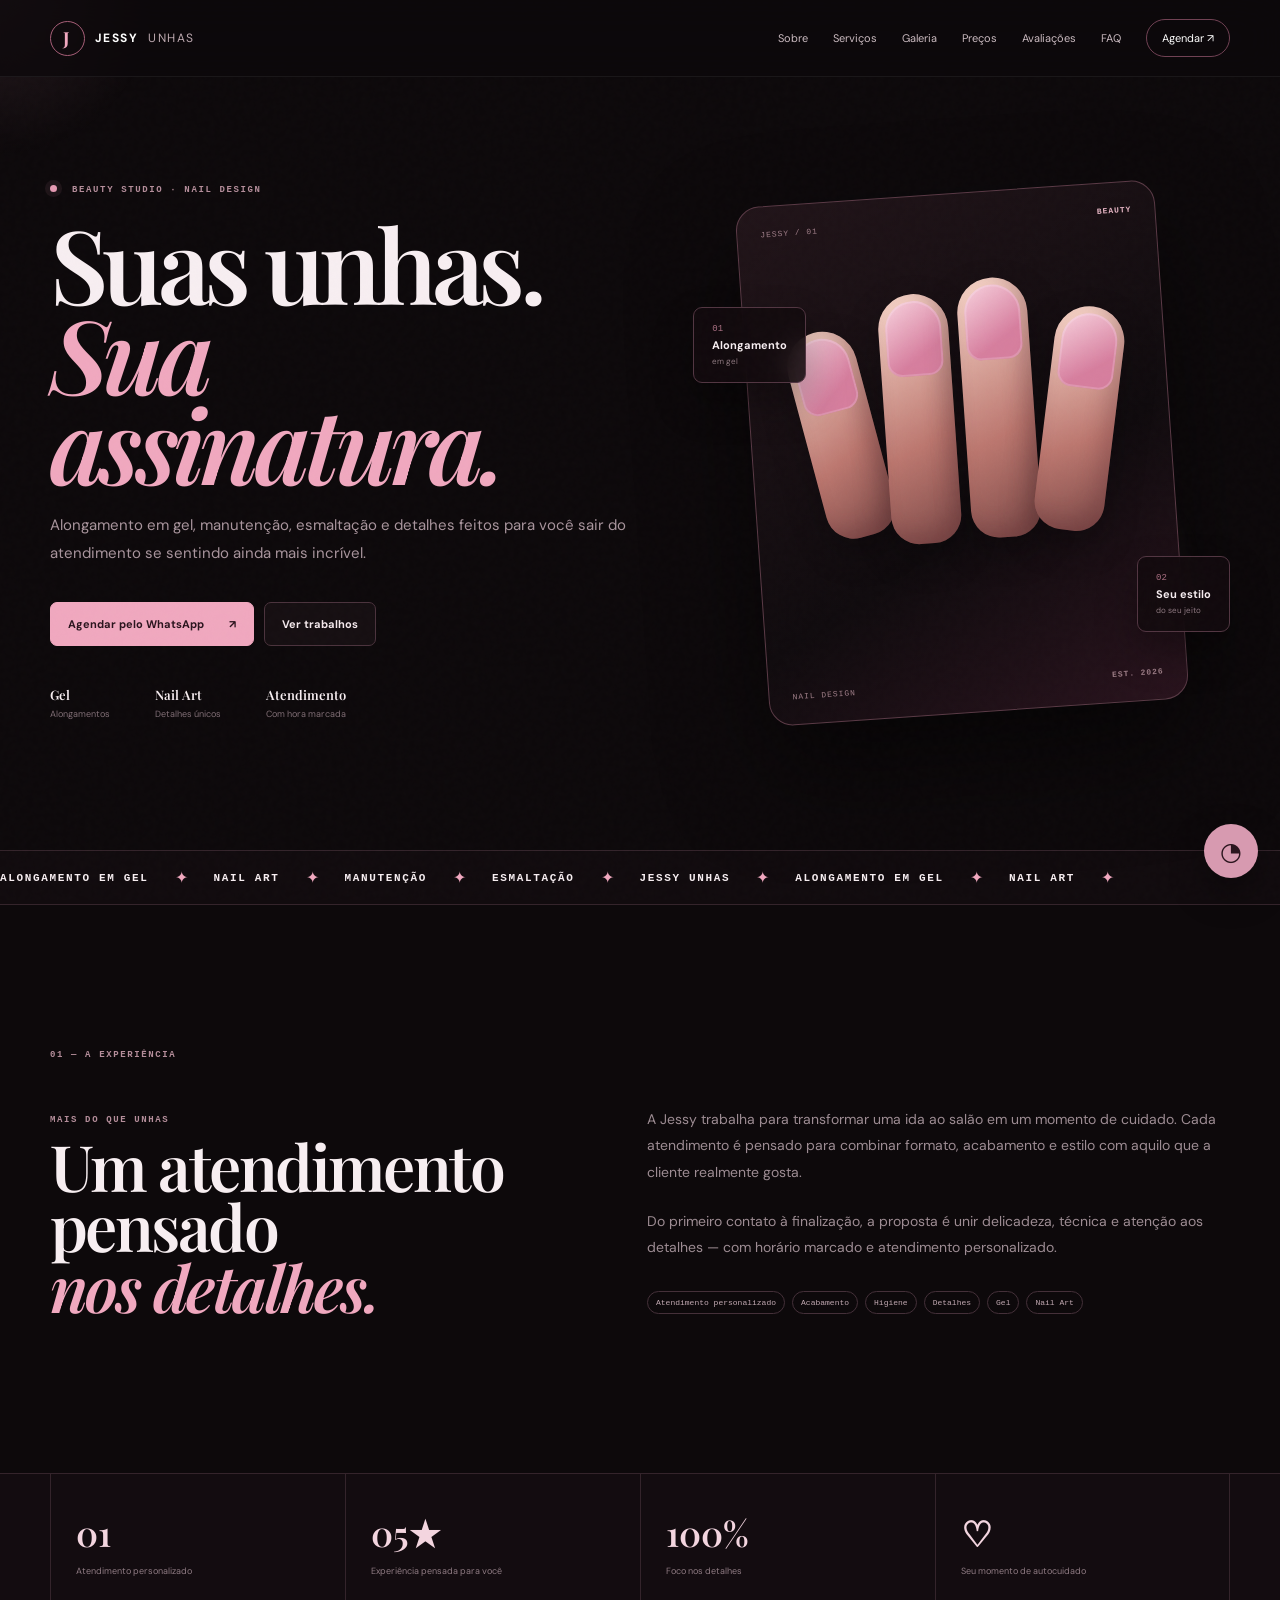
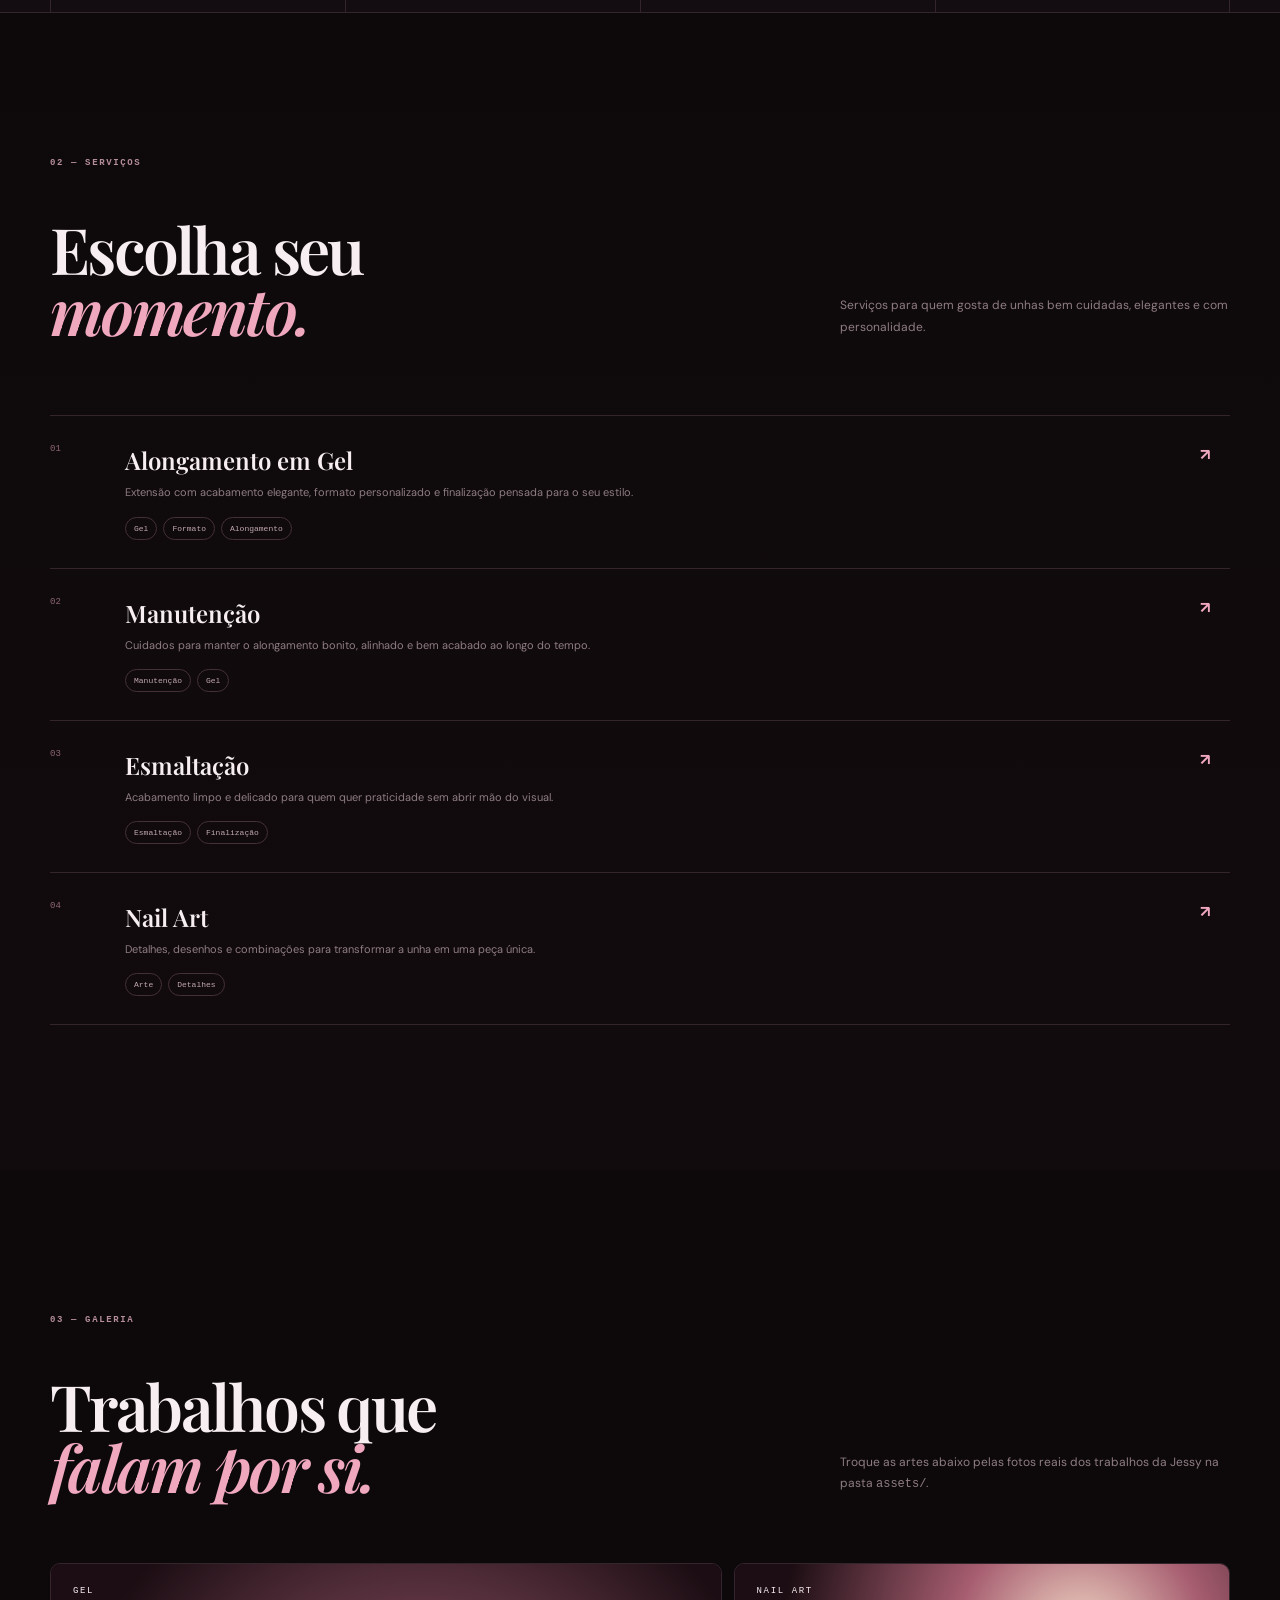
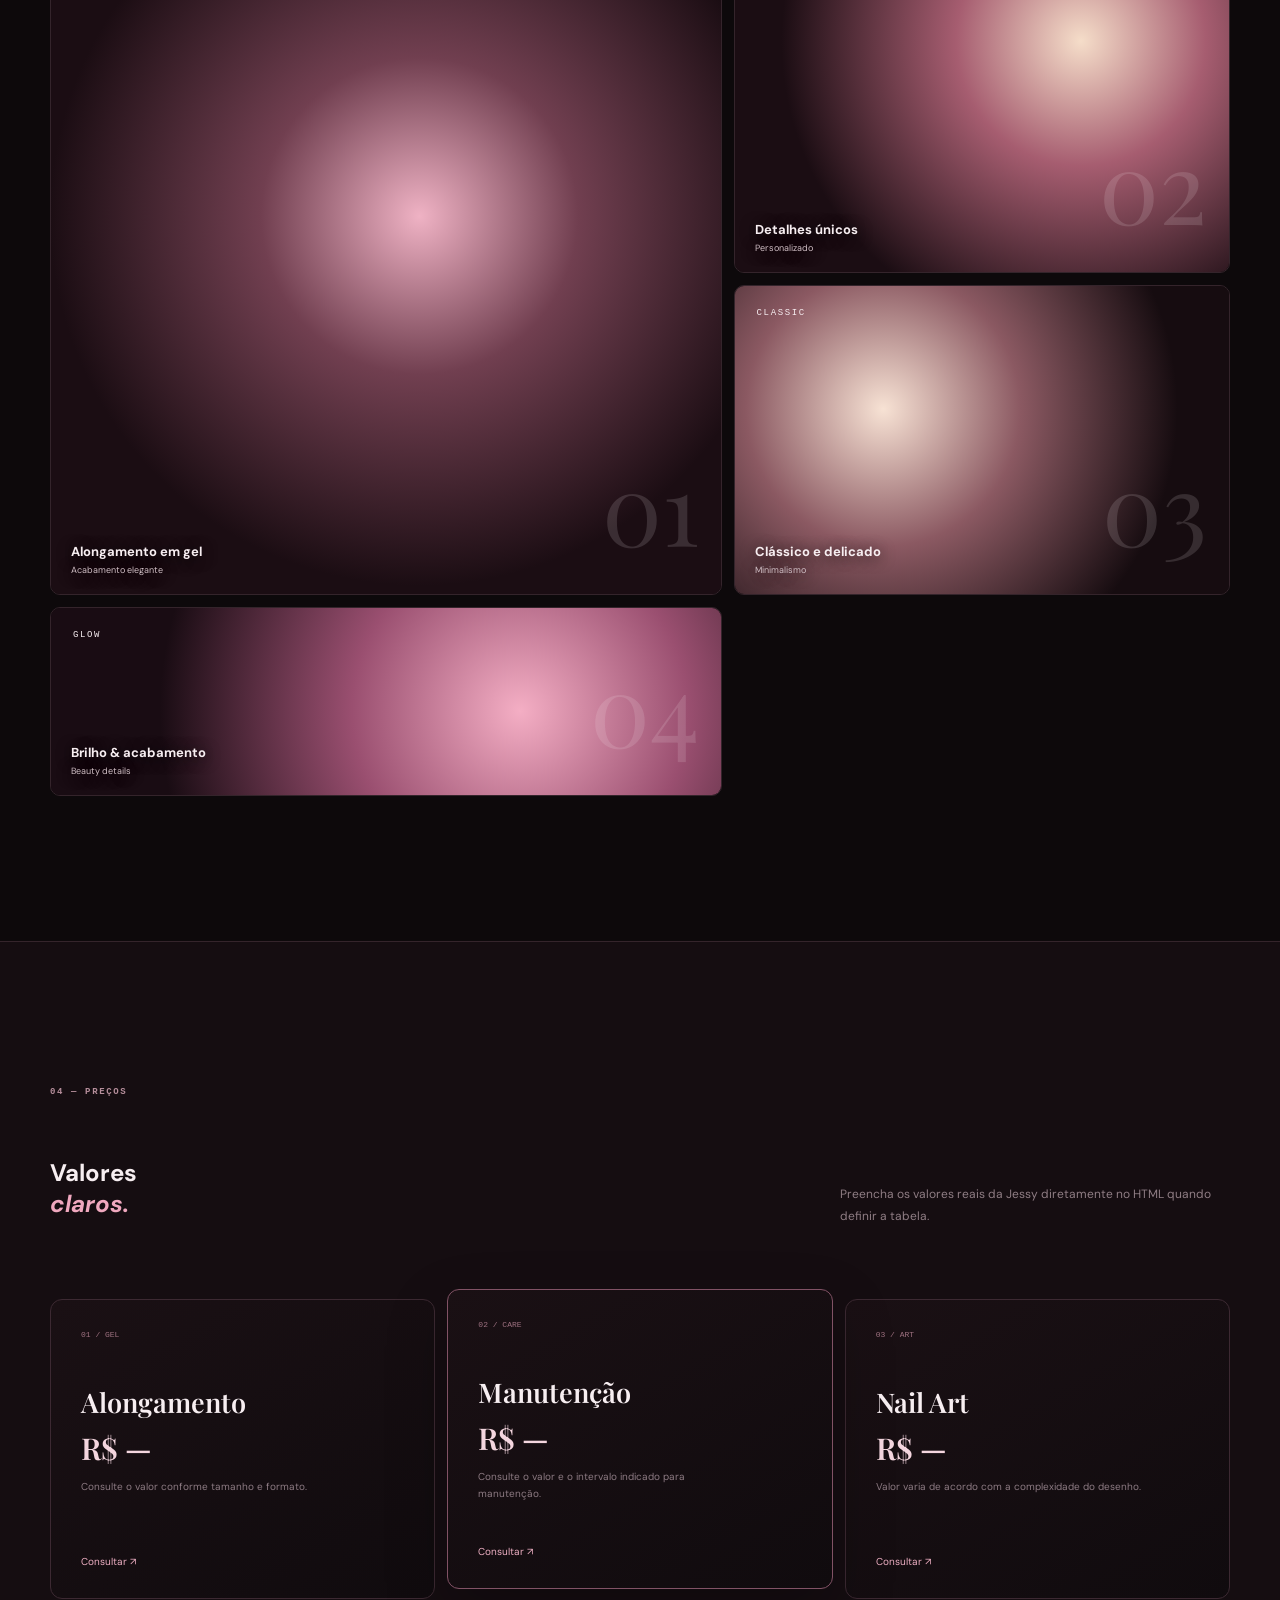
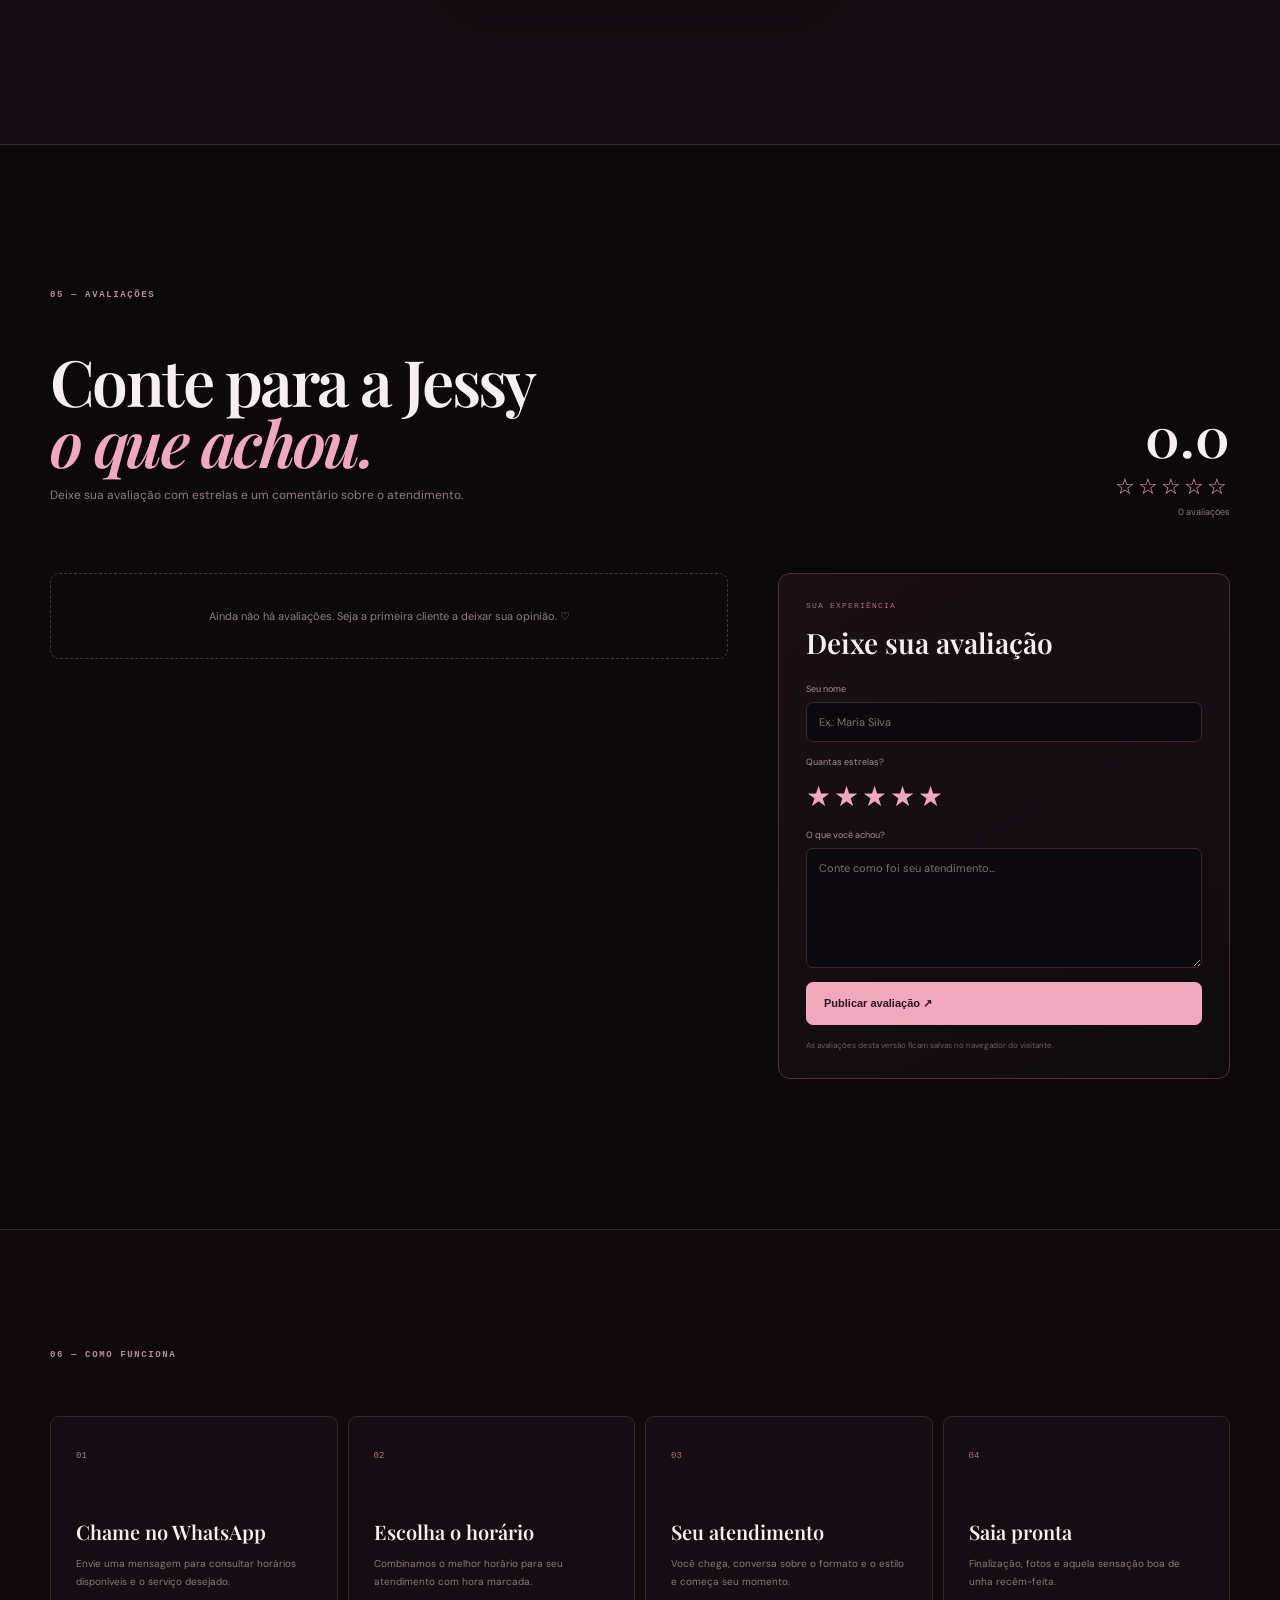
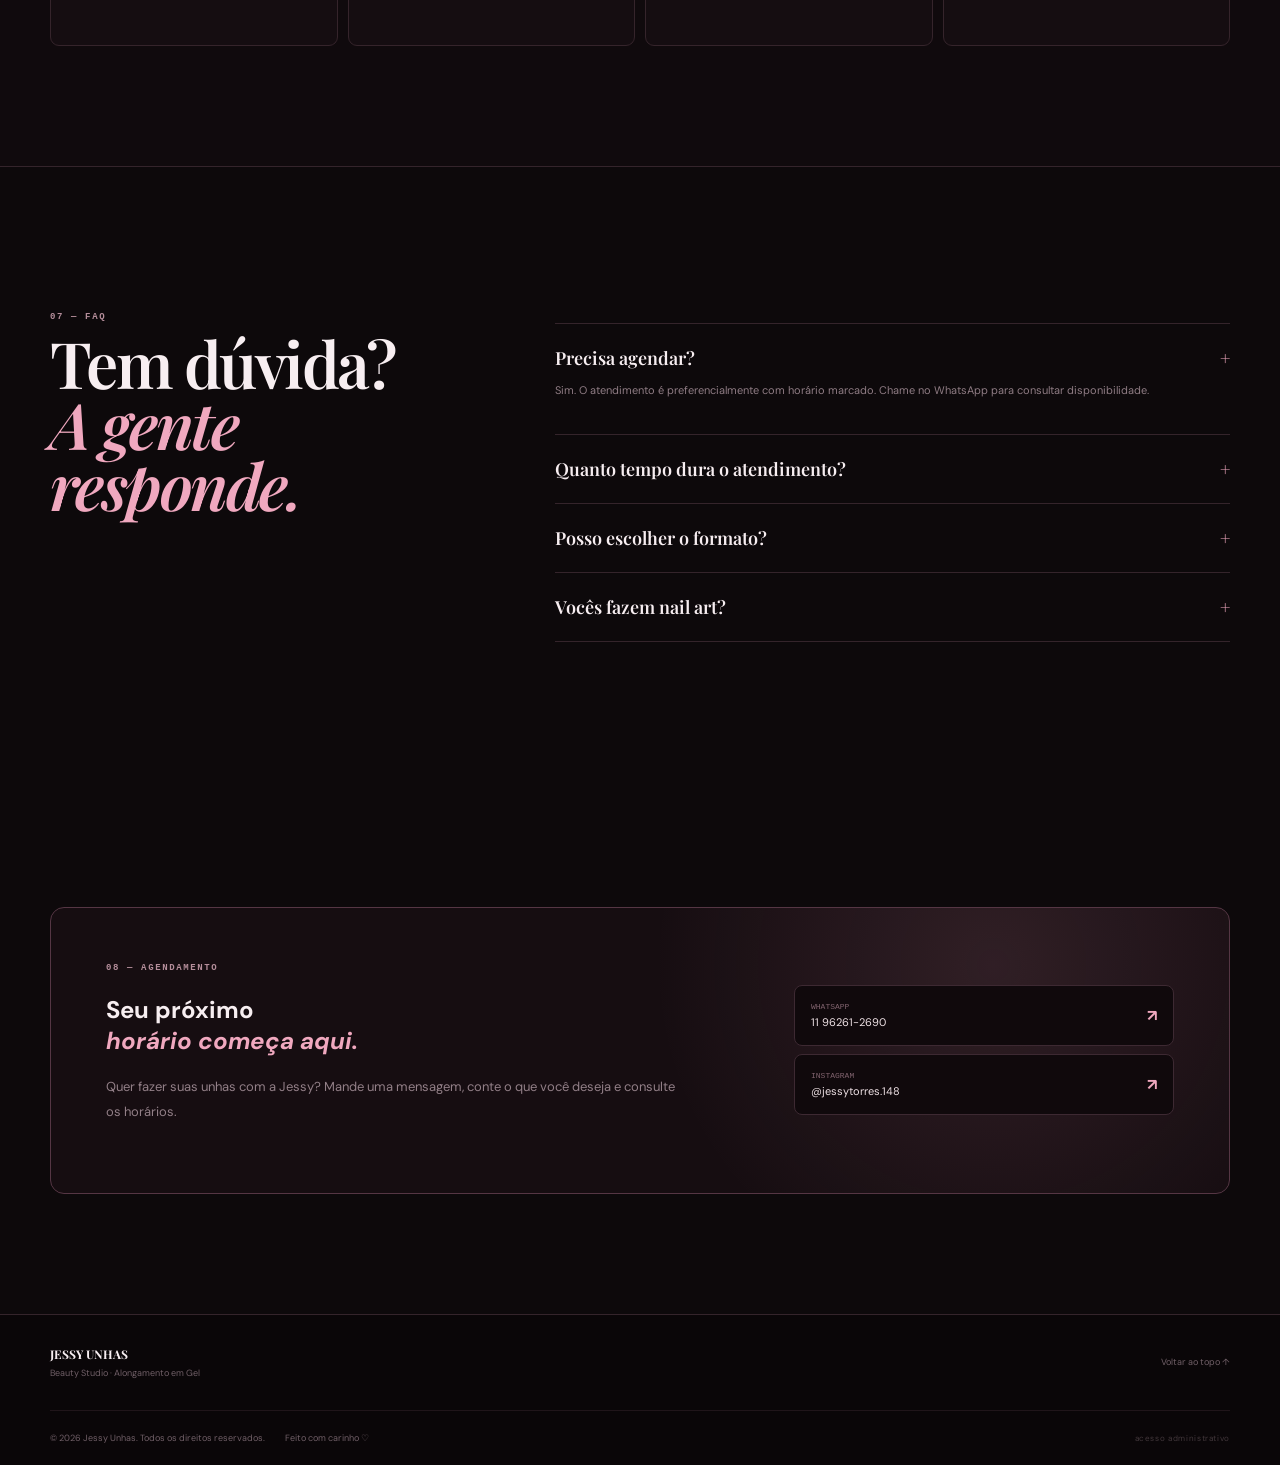
<file: index.html>
<!DOCTYPE html>
<html lang="pt-BR">
<head>
<meta charset="UTF-8"><meta name="viewport" content="width=device-width,initial-scale=1.0">
<meta name="description" content="Jessy Unhas — alongamento em gel, manutenção, esmaltação e nail art.">
<meta property="og:title" content="Jessy Unhas — Beauty Studio"><meta property="og:description" content="Unhas que combinam com você.">
<title>Jessy Unhas — Beauty Studio</title>
<link rel="preconnect" href="https://fonts.googleapis.com"><link rel="preconnect" href="https://fonts.gstatic.com" crossorigin>
<link href="https://fonts.googleapis.com/css2?family=DM+Sans:wght@400;500;600;700&family=Playfair+Display:wght@500;600;700&display=swap" rel="stylesheet">
<link rel="stylesheet" href="styles.css">
</head>
<body>
<div class="noise"></div><div class="cursor-glow"></div>
<header class="header"><nav class="nav container"><a class="brand" href="#inicio"><span class="brand-mark">J</span><span>JESSY</span><b>UNHAS</b></a><button class="menu-btn" aria-label="Abrir menu">☰</button><div class="nav-links"><a href="#sobre">Sobre</a><a href="#servicos">Serviços</a><a href="#galeria">Galeria</a><a href="#precos">Preços</a><a href="#avaliacoes">Avaliações</a><a href="#faq">FAQ</a><a class="nav-cta" href="https://wa.me/5511962612690?text=Ol%C3%A1%20Jessy!%20Quero%20agendar%20um%20hor%C3%A1rio." target="_blank">Agendar ↗</a></div></nav></header>
<main>
<section id="inicio" class="hero container"><div class="hero-copy reveal"><div class="eyebrow"><span class="pulse"></span> BEAUTY STUDIO · NAIL DESIGN</div><h1>Suas unhas.<br><em>Sua assinatura.</em></h1><p>Alongamento em gel, manutenção, esmaltação e detalhes feitos para você sair do atendimento se sentindo ainda mais incrível.</p><div class="hero-actions"><a class="btn primary" href="https://wa.me/5511962612690?text=Ol%C3%A1%20Jessy!%20Quero%20agendar%20um%20hor%C3%A1rio." target="_blank">Agendar pelo WhatsApp <span>↗</span></a><a class="btn secondary" href="#galeria">Ver trabalhos</a></div><div class="hero-meta"><div><strong>Gel</strong><span>Alongamentos</span></div><div><strong>Nail Art</strong><span>Detalhes únicos</span></div><div><strong>Atendimento</strong><span>Com hora marcada</span></div></div></div><div class="hero-visual reveal delay-1"><div class="blob blob-a"></div><div class="blob blob-b"></div><div class="nail-card"><div class="nail-card-top"><span>JESSY / 01</span><b>BEAUTY</b></div><div class="nail-art"><div class="finger f1"></div><div class="finger f2"></div><div class="finger f3"></div><div class="finger f4"></div></div><div class="nail-card-bottom"><span>NAIL DESIGN</span><b>EST. 2026</b></div></div><div class="floating-card fc-one"><span>01</span><b>Alongamento</b><small>em gel</small></div><div class="floating-card fc-two"><span>02</span><b>Seu estilo</b><small>do seu jeito</small></div></div></section>
<section class="ticker"><div class="ticker-track"><span>ALONGAMENTO EM GEL</span><i>✦</i><span>NAIL ART</span><i>✦</i><span>MANUTENÇÃO</span><i>✦</i><span>ESMALTAÇÃO</span><i>✦</i><span>JESSY UNHAS</span><i>✦</i><span>ALONGAMENTO EM GEL</span><i>✦</i><span>NAIL ART</span><i>✦</i></div></section>
<section id="sobre" class="section container"><div class="section-label">01 — A EXPERIÊNCIA</div><div class="about-grid"><div><p class="mini-label">MAIS DO QUE UNHAS</p><h2>Um atendimento pensado<br><em>nos detalhes.</em></h2></div><div class="about-copy"><p>A Jessy trabalha para transformar uma ida ao salão em um momento de cuidado. Cada atendimento é pensado para combinar formato, acabamento e estilo com aquilo que a cliente realmente gosta.</p><p>Do primeiro contato à finalização, a proposta é unir delicadeza, técnica e atenção aos detalhes — com horário marcado e atendimento personalizado.</p><div class="chips"><span>Atendimento personalizado</span><span>Acabamento</span><span>Higiene</span><span>Detalhes</span><span>Gel</span><span>Nail Art</span></div></div></div></section>
<section class="numbers-section"><div class="container numbers-grid"><div><strong>01</strong><span>Atendimento personalizado</span></div><div><strong>05★</strong><span>Experiência pensada para você</span></div><div><strong>100%</strong><span>Foco nos detalhes</span></div><div><strong>♡</strong><span>Seu momento de autocuidado</span></div></div></section>
<section id="servicos" class="section services-section"><div class="container"><div class="section-label">02 — SERVIÇOS</div><div class="section-head"><div><h2>Escolha seu<br><em>momento.</em></h2></div><p>Serviços para quem gosta de unhas bem cuidadas, elegantes e com personalidade.</p></div><div class="service-list"><article class="service"><b>01</b><div><h3>Alongamento em Gel</h3><p>Extensão com acabamento elegante, formato personalizado e finalização pensada para o seu estilo.</p><div class="tags"><span>Gel</span><span>Formato</span><span>Alongamento</span></div></div><strong>↗</strong></article><article class="service"><b>02</b><div><h3>Manutenção</h3><p>Cuidados para manter o alongamento bonito, alinhado e bem acabado ao longo do tempo.</p><div class="tags"><span>Manutenção</span><span>Gel</span></div></div><strong>↗</strong></article><article class="service"><b>03</b><div><h3>Esmaltação</h3><p>Acabamento limpo e delicado para quem quer praticidade sem abrir mão do visual.</p><div class="tags"><span>Esmaltação</span><span>Finalização</span></div></div><strong>↗</strong></article><article class="service"><b>04</b><div><h3>Nail Art</h3><p>Detalhes, desenhos e combinações para transformar a unha em uma peça única.</p><div class="tags"><span>Arte</span><span>Detalhes</span></div></div><strong>↗</strong></article></div></div></section>
<section id="galeria" class="section container"><div class="section-label">03 — GALERIA</div><div class="section-head"><div><h2>Trabalhos que<br><em>falam por si.</em></h2></div><p>Troque as artes abaixo pelas fotos reais dos trabalhos da Jessy na pasta <code>assets/</code>.</p></div><div class="gallery"><figure class="gallery-item gallery-main"><div class="art art-1"><span>GEL</span><b>01</b></div><figcaption><b>Alongamento em gel</b><span>Acabamento elegante</span></figcaption></figure><figure class="gallery-item"><div class="art art-2"><span>NAIL ART</span><b>02</b></div><figcaption><b>Detalhes únicos</b><span>Personalizado</span></figcaption></figure><figure class="gallery-item"><div class="art art-3"><span>CLASSIC</span><b>03</b></div><figcaption><b>Clássico e delicado</b><span>Minimalismo</span></figcaption></figure><figure class="gallery-item"><div class="art art-4"><span>GLOW</span><b>04</b></div><figcaption><b>Brilho & acabamento</b><span>Beauty details</span></figcaption></figure></div></section>
<section id="precos" class="pricing-section"><div class="container"><div class="section-label">04 — PREÇOS</div><div class="section-head"><div><h2>Valores<br><em>claros.</em></h2></div><p>Preencha os valores reais da Jessy diretamente no HTML quando definir a tabela.</p></div><div class="price-grid"><article><span>01 / GEL</span><h3>Alongamento</h3><strong>R$ —</strong><p>Consulte o valor conforme tamanho e formato.</p><a href="https://wa.me/5511962612690?text=Ol%C3%A1%20Jessy!%20Quero%20saber%20o%20valor%20do%20alongamento." target="_blank">Consultar ↗</a></article><article class="featured"><span>02 / CARE</span><h3>Manutenção</h3><strong>R$ —</strong><p>Consulte o valor e o intervalo indicado para manutenção.</p><a href="https://wa.me/5511962612690?text=Ol%C3%A1%20Jessy!%20Quero%20saber%20o%20valor%20da%20manuten%C3%A7%C3%A3o." target="_blank">Consultar ↗</a></article><article><span>03 / ART</span><h3>Nail Art</h3><strong>R$ —</strong><p>Valor varia de acordo com a complexidade do desenho.</p><a href="https://wa.me/5511962612690?text=Ol%C3%A1%20Jessy!%20Quero%20saber%20o%20valor%20da%20nail%20art." target="_blank">Consultar ↗</a></article></div></div></section>
<section id="avaliacoes" class="section reviews-section container"><div class="section-label">05 — AVALIAÇÕES</div><div class="review-head"><div><h2>Conte para a Jessy<br><em>o que achou.</em></h2><p>Deixe sua avaliação com estrelas e um comentário sobre o atendimento.</p></div><div class="rating-summary"><strong id="avgRating">0.0</strong><div class="stars-static" id="avgStars">☆☆☆☆☆</div><span id="reviewCount">0 avaliações</span></div></div><div class="review-layout"><div class="review-list" id="reviewList"><div class="empty-reviews">Ainda não há avaliações. Seja a primeira cliente a deixar sua opinião. ♡</div></div><form class="review-form" id="reviewForm"><div class="form-kicker">SUA EXPERIÊNCIA</div><h3>Deixe sua avaliação</h3><label>Seu nome<input id="reviewName" maxlength="60" required placeholder="Ex.: Maria Silva"></label><label>Quantas estrelas?</label><div class="star-picker" id="starPicker" aria-label="Escolha de 1 a 5 estrelas"><button type="button" data-star="1">★</button><button type="button" data-star="2">★</button><button type="button" data-star="3">★</button><button type="button" data-star="4">★</button><button type="button" data-star="5">★</button></div><input type="hidden" id="reviewStars" value="5"><label>O que você achou?<textarea id="reviewText" maxlength="500" required placeholder="Conte como foi seu atendimento..."></textarea></label><button class="btn primary" type="submit">Publicar avaliação ↗</button><small>As avaliações desta versão ficam salvas no navegador do visitante.</small></form></div></section>
<section id="processo" class="process-section"><div class="container"><div class="section-label">06 — COMO FUNCIONA</div><div class="process-grid"><article><span>01</span><h3>Chame no WhatsApp</h3><p>Envie uma mensagem para consultar horários disponíveis e o serviço desejado.</p></article><article><span>02</span><h3>Escolha o horário</h3><p>Combinamos o melhor horário para seu atendimento com hora marcada.</p></article><article><span>03</span><h3>Seu atendimento</h3><p>Você chega, conversa sobre o formato e o estilo e começa seu momento.</p></article><article><span>04</span><h3>Saia pronta</h3><p>Finalização, fotos e aquela sensação boa de unha recém-feita.</p></article></div></div></section>
<section id="faq" class="section container"><div class="section-label">07 — FAQ</div><div class="faq-grid"><div><h2>Tem dúvida?<br><em>A gente responde.</em></h2></div><div class="faq-list"><details open><summary>Precisa agendar? <span>+</span></summary><p>Sim. O atendimento é preferencialmente com horário marcado. Chame no WhatsApp para consultar disponibilidade.</p></details><details><summary>Quanto tempo dura o atendimento? <span>+</span></summary><p>O tempo varia de acordo com o serviço, tamanho e detalhes escolhidos. A duração é confirmada no agendamento.</p></details><details><summary>Posso escolher o formato? <span>+</span></summary><p>Sim. Converse com a Jessy sobre o formato e comprimento que você deseja.</p></details><details><summary>Vocês fazem nail art? <span>+</span></summary><p>Sim. A nail art pode ser personalizada conforme o desenho, quantidade de detalhes e estilo.</p></details></div></div></section>
<section class="contact-section"><div class="container contact-box"><div><div class="section-label">08 — AGENDAMENTO</div><h2>Seu próximo<br><em>horário começa aqui.</em></h2><p>Quer fazer suas unhas com a Jessy? Mande uma mensagem, conte o que você deseja e consulte os horários.</p></div><div class="contact-actions"><a class="contact-btn" href="https://wa.me/5511962612690?text=Ol%C3%A1%20Jessy!%20Quero%20agendar%20um%20hor%C3%A1rio." target="_blank"><span><small>WHATSAPP</small>11 96261-2690</span><b>↗</b></a><a class="contact-btn" href="https://www.instagram.com/jessytorres.148/" target="_blank"><span><small>INSTAGRAM</small>@jessytorres.148</span><b>↗</b></a></div></div></section>
</main>
<footer class="footer"><div class="container footer-inner"><div><b>JESSY UNHAS</b><span>Beauty Studio · Alongamento em Gel</span></div><a href="#inicio">Voltar ao topo ↑</a></div><div class="container footer-bottom"><span>© 2026 Jessy Unhas. Todos os direitos reservados.</span><span>Feito com carinho ♡</span><a class="admin-access" href="admin.html" aria-label="Acesso administrativo">acesso administrativo</a></div></footer>
<a class="whatsapp-float" href="https://wa.me/5511962612690?text=Ol%C3%A1%20Jessy!%20Quero%20agendar%20um%20hor%C3%A1rio." target="_blank" aria-label="WhatsApp">◔</a>
<script src="script.js"></script>
</body></html>
</file>
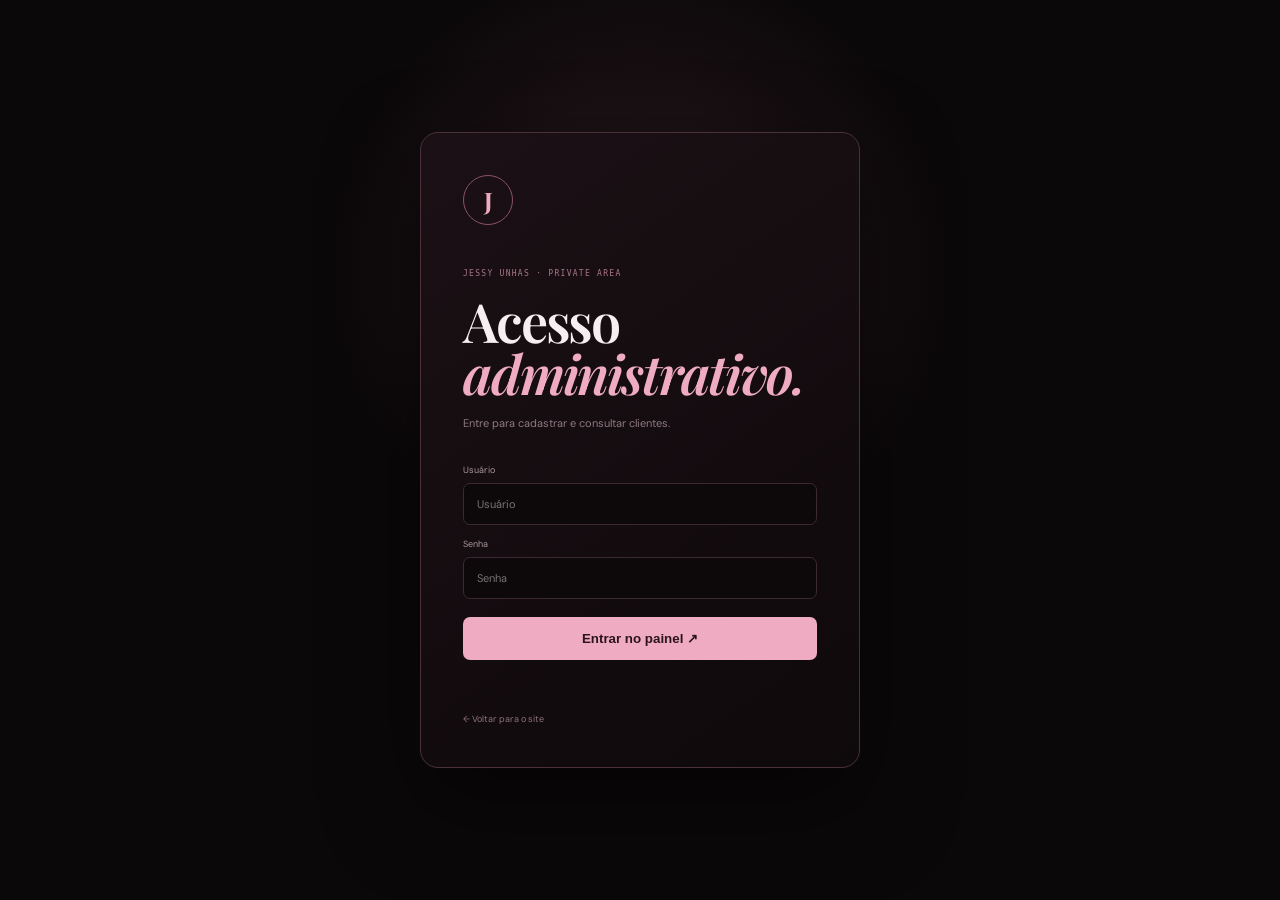
<file: admin.html>
<!DOCTYPE html><html lang="pt-BR"><head><meta charset="UTF-8"><meta name="viewport" content="width=device-width,initial-scale=1.0"><title>Jessy Unhas — Área Administrativa</title><link rel="preconnect" href="https://fonts.googleapis.com"><link rel="preconnect" href="https://fonts.gstatic.com" crossorigin><link href="https://fonts.googleapis.com/css2?family=DM+Sans:wght@400;500;600;700&family=Playfair+Display:wght@600;700&display=swap" rel="stylesheet"><link rel="stylesheet" href="admin.css"></head><body><div id="loginView" class="auth-wrap"><div class="auth-card"><div class="mark">J</div><span class="kicker">JESSY UNHAS · PRIVATE AREA</span><h1>Acesso<br><em>administrativo.</em></h1><p>Entre para cadastrar e consultar clientes.</p><form id="loginForm"><label>Usuário<input id="username" autocomplete="username" required placeholder="Usuário"></label><label>Senha<input id="password" type="password" autocomplete="current-password" required placeholder="Senha"></label><button type="submit">Entrar no painel ↗</button><div id="loginError" class="error"></div></form><a class="back" href="index.html">← Voltar para o site</a></div></div><div id="app" class="hidden"><header class="top"><a href="index.html" class="brand"><span>J</span> JESSY UNHAS</a><div><span class="status">● ADMINISTRADOR</span><button id="logout">Sair</button></div></header><main class="dashboard"><div class="dash-head"><div><span class="kicker">PRIVATE DASHBOARD</span><h1>Controle de <em>clientes.</em></h1><p>Cadastre pagamentos e aniversários para organizar seus atendimentos.</p></div><button id="exportCsv" class="outline">Exportar CSV ↓</button></div><div class="stats"><article><span>CLIENTES</span><strong id="statClients">0</strong></article><article><span>RECEITA CADASTRADA</span><strong id="statRevenue">R$ 0,00</strong></article><article><span>ANIVERSÁRIOS</span><strong id="statBirthdays">0</strong></article><article><span>AVALIAÇÕES</span><strong id="statReviews">0</strong></article></div><section class="panel"><div class="panel-head"><div><span class="kicker">NOVO CADASTRO</span><h2>Cadastrar cliente</h2></div></div><form id="clientForm" class="client-form"><label>Nome da cliente<input id="clientName" maxlength="80" required placeholder="Ex.: Maria Silva"></label><label>Valor pago<input id="clientValue" type="number" min="0" step="0.01" required placeholder="0,00"></label><label>Data de aniversário<input id="clientBirthday" type="date" required></label><button type="submit">Salvar cliente +</button></form></section><section class="panel"><div class="panel-head"><div><span class="kicker">BASE DE CLIENTES</span><h2>Clientes cadastradas</h2></div><input id="search" class="search" placeholder="Pesquisar cliente..."></div><div class="table-wrap"><table><thead><tr><th>Cliente</th><th>Valor pago</th><th>Aniversário</th><th>Ações</th></tr></thead><tbody id="clientRows"></tbody></table><div id="emptyClients" class="empty">Nenhuma cliente cadastrada ainda.</div></div></section><section class="panel"><div class="panel-head"><div><span class="kicker">AGENDA</span><h2>Próximos aniversários</h2></div></div><div id="birthdayList" class="birthday-list"><div class="empty">Nenhum aniversário cadastrado.</div></div></section><section class="panel"><div class="panel-head"><div><span class="kicker">FEEDBACK</span><h2>Avaliações do site</h2></div><button id="clearReviews" class="danger">Limpar avaliações</button></div><div id="adminReviews" class="admin-reviews"></div></section><p class="security-note"><strong>IMPORTANTE:</strong> este painel nesta versão funciona em <strong>localStorage</strong>, então os dados ficam apenas neste navegador/dispositivo. O login visual não é uma proteção de servidor e não deve ser usado para guardar dados reais de clientes em produção. Para acesso realmente privado no GitHub, é necessário ligar o projeto a um backend/autenticação (por exemplo, Supabase/Firebase) e aplicar regras de acesso.</p></main></div><script src="admin.js"></script></body></html>
</file>
<file: styles.css>
:root{--bg:#0d090b;--panel:#151012;--panel2:#1c1418;--line:#34242b;--text:#f7eef1;--muted:#a9959d;--rose:#f0a8bf;--rose2:#d77c9b;--cream:#f8dfc9;--max:1180px}*{box-sizing:border-box}html{scroll-behavior:smooth}body{margin:0;background:var(--bg);color:var(--text);font-family:"DM Sans",sans-serif;overflow-x:hidden}.noise{position:fixed;inset:0;pointer-events:none;opacity:.035;background-image:url("data:image/svg+xml,%3Csvg viewBox='0 0 180 180' xmlns='http://www.w3.org/2000/svg'%3E%3Cfilter id='n'%3E%3CfeTurbulence type='fractalNoise' baseFrequency='.85' numOctaves='4' stitchTiles='stitch'/%3E%3C/filter%3E%3Crect width='100%25' height='100%25' filter='url(%23n)' opacity='.5'/%3E%3C/svg%3E");z-index:20}.cursor-glow{position:fixed;width:340px;height:340px;border-radius:50%;background:radial-gradient(circle,rgba(240,168,191,.11),transparent 65%);pointer-events:none;transform:translate(-50%,-50%);z-index:0}.container{width:min(calc(100% - 56px),var(--max));margin:auto}.header{position:fixed;top:0;left:0;right:0;z-index:30;background:rgba(13,9,11,.75);backdrop-filter:blur(18px);border-bottom:1px solid rgba(255,255,255,.06)}.nav{height:76px;display:flex;align-items:center;justify-content:space-between}.brand{display:flex;align-items:center;gap:10px;color:#fff;text-decoration:none;font-weight:700;letter-spacing:.12em;font-size:12px}.brand b{font-weight:400;color:#bda9b0}.brand-mark{width:35px;height:35px;border:1px solid #a75f78;border-radius:50%;display:grid;place-items:center;font-family:"Playfair Display";font-size:18px;color:var(--rose)}.nav-links{display:flex;align-items:center;gap:25px}.nav-links a{font-size:11px;color:#cbbbc1;text-decoration:none;transition:.2s}.nav-links a:hover{color:#fff}.nav-cta{padding:11px 15px;border:1px solid #714254;border-radius:999px;color:#fff!important}.menu-btn{display:none;background:none;border:0;color:#fff;font-size:22px}.hero{min-height:850px;padding-top:155px;padding-bottom:100px;display:grid;grid-template-columns:1.05fr .95fr;gap:50px;align-items:center}.eyebrow,.section-label,.mini-label{font:600 9px/1.2 monospace;letter-spacing:.18em;color:#b58e9b}.pulse{display:inline-block;width:7px;height:7px;background:#e59ab3;border-radius:50%;box-shadow:0 0 0 5px rgba(229,154,179,.08);margin-right:8px}.hero h1{font:600 clamp(65px,8vw,112px)/.88 "Playfair Display",serif;letter-spacing:-.055em;margin:22px 0}.hero h1 em,h2 em{font-style:italic;color:var(--rose)}.hero p{max-width:600px;color:var(--muted);font-size:15px;line-height:1.9}.hero-actions{display:flex;gap:10px;margin:34px 0}.btn{display:inline-flex;justify-content:space-between;align-items:center;gap:25px;text-decoration:none;padding:14px 17px;border-radius:7px;font-size:11px;font-weight:700}.primary{background:var(--rose);color:#2b151e;border:1px solid var(--rose)}.secondary{color:#f5e9ed;border:1px solid #4b333d;background:#160f12}.hero-meta{display:flex;gap:45px;margin-top:40px}.hero-meta div{display:flex;flex-direction:column;gap:5px}.hero-meta strong{font:600 13px "Playfair Display"}.hero-meta span{font-size:9px;color:#806e75}.hero-visual{min-height:560px;position:relative;display:grid;place-items:center}.blob{position:absolute;border-radius:50%;filter:blur(4px)}.blob-a{width:430px;height:430px;background:radial-gradient(circle,rgba(229,145,171,.28),transparent 65%)}.blob-b{width:220px;height:220px;right:5%;bottom:10%;background:radial-gradient(circle,rgba(248,223,201,.15),transparent 68%)}.nail-card{width:min(420px,82vw);height:520px;padding:23px;border:1px solid #5a3a46;border-radius:24px;background:linear-gradient(150deg,#211419,#100b0e 60%,#29131d);box-shadow:0 45px 100px rgba(0,0,0,.5);transform:rotate(-4deg);position:relative;z-index:2}.nail-card-top,.nail-card-bottom{display:flex;justify-content:space-between;font:8px monospace;color:#9f7e88;letter-spacing:.12em}.nail-card-top b{color:#e6b5c4}.nail-art{height:400px;position:relative;display:flex;justify-content:center;align-items:center;gap:10px}.finger{width:70px;height:245px;border-radius:40px 40px 32px 32px;background:linear-gradient(155deg,#f8d7cb,#bc776f 60%,#7d4a48);box-shadow:inset -10px -10px 20px rgba(79,31,38,.25),0 15px 35px rgba(0,0,0,.25);position:relative}.finger:before{content:"";position:absolute;left:7px;right:7px;top:7px;height:75px;border-radius:30px 30px 16px 16px;background:linear-gradient(145deg,#f8d2de,#d67e9e 70%);box-shadow:inset 0 0 0 2px rgba(255,255,255,.18)}.f1{height:210px;transform:rotate(-11deg)}.f2{height:250px;transform:translateY(-10px)}.f3{height:260px;transform:translateY(-16px)}.f4{height:225px;transform:rotate(11deg)}.nail-card-bottom{position:absolute;left:23px;right:23px;bottom:23px}.floating-card{position:absolute;z-index:3;padding:16px 18px;border:1px solid #523642;background:rgba(19,11,14,.88);backdrop-filter:blur(12px);border-radius:9px;box-shadow:0 20px 40px rgba(0,0,0,.3);display:flex;flex-direction:column;gap:4px}.floating-card span{font:9px monospace;color:#a96f82}.floating-card b{font-size:11px}.floating-card small{font-size:8px;color:#8e7981}.fc-one{left:0;top:24%}.fc-two{right:0;bottom:18%}.ticker{overflow:hidden;border-top:1px solid var(--line);border-bottom:1px solid var(--line);background:#110b0e}.ticker-track{width:max-content;display:flex;gap:26px;align-items:center;padding:16px 0;animation:marquee 22s linear infinite}.ticker span{font:700 11px monospace;letter-spacing:.15em}.ticker i{color:var(--rose);font-style:normal}@keyframes marquee{to{transform:translateX(-50%)}}.section{padding:145px 0}.about-grid{display:grid;grid-template-columns:.9fr 1.1fr;gap:120px;margin-top:45px}.section h2{font:600 clamp(45px,5vw,70px)/.95 "Playfair Display";letter-spacing:-.04em;margin:10px 0}.about-copy p{color:#9d8c93;line-height:1.9;font-size:14px;margin:0 0 22px}.chips{display:flex;flex-wrap:wrap;gap:7px;margin-top:30px}.chips span,.tags span{font:8px monospace;color:#c3aab3;border:1px solid #443039;border-radius:999px;padding:6px 8px}.numbers-section{border-top:1px solid var(--line);border-bottom:1px solid var(--line);background:#130c10}.numbers-grid{display:grid;grid-template-columns:repeat(4,1fr)}.numbers-grid div{padding:35px 25px;border-left:1px solid var(--line);display:flex;flex-direction:column;gap:9px}.numbers-grid div:last-child{border-right:1px solid var(--line)}.numbers-grid strong{font:600 35px "Playfair Display";color:#f3d5df}.numbers-grid span{font-size:9px;color:#8f7b83}.services-section{background:linear-gradient(180deg,#0d090b,#120b0e)}.section-head{display:flex;justify-content:space-between;gap:50px;align-items:end;margin-top:40px}.section-head p{max-width:390px;color:#8f7d84;font-size:12px;line-height:1.8}.service-list{border-top:1px solid var(--line);margin-top:65px}.service{display:grid;grid-template-columns:55px 1fr 30px;gap:20px;padding:28px 0;border-bottom:1px solid var(--line);transition:.25s}.service:hover{padding-left:10px;background:linear-gradient(90deg,rgba(240,168,191,.05),transparent)}.service>b{font:9px monospace;color:#8d6572}.service h3{font:600 24px "Playfair Display";margin:0 0 7px}.service p{font-size:11px;color:#8f7d84;line-height:1.75;max-width:680px;margin:0}.service>strong{color:var(--rose)}.tags{display:flex;gap:6px;margin-top:14px}.gallery{display:grid;grid-template-columns:1.15fr .85fr;grid-template-rows:310px 310px;gap:12px;margin-top:55px}.gallery-item{margin:0;position:relative;border:1px solid var(--line);overflow:hidden;border-radius:10px;background:#180e12}.gallery-main{grid-row:span 2}.art{height:100%;display:flex;flex-direction:column;justify-content:space-between;padding:22px;transition:.5s}.gallery-item:hover .art{transform:scale(1.035)}.art span{font:9px monospace;letter-spacing:.18em}.art b{font:100px "Playfair Display";opacity:.14;align-self:end}.art-1{background:radial-gradient(circle at 55% 40%,#efb2c4,#713f50 30%,#1b0d13 70%)}.art-2{background:radial-gradient(circle at 70% 25%,#f5ddc9,#a65d70 30%,#1b0d13 72%)}.art-3{background:radial-gradient(circle at 30% 40%,#f7e2d4,#8b5962 35%,#160c10 75%)}.art-4{background:radial-gradient(circle at 70% 55%,#f4aec4,#9a4f70 35%,#190c13 75%)}figcaption{position:absolute;left:20px;bottom:18px;display:flex;flex-direction:column;gap:4px;text-shadow:0 2px 15px #000}figcaption b{font-size:13px}figcaption span{font-size:9px;color:#d0bfc5}.pricing-section{padding:145px 0;background:#150d11;border-top:1px solid var(--line);border-bottom:1px solid var(--line)}.price-grid{display:grid;grid-template-columns:repeat(3,1fr);gap:12px;margin-top:60px}.price-grid article{padding:30px;border:1px solid #3c2932;border-radius:12px;background:linear-gradient(150deg,#1a1014,#100b0e);min-height:300px;display:flex;flex-direction:column}.price-grid article.featured{border-color:#815265;transform:translateY(-10px);box-shadow:0 25px 60px rgba(0,0,0,.25)}.price-grid span{font:8px monospace;color:#9e7180}.price-grid h3{font:600 27px "Playfair Display";margin:45px 0 8px}.price-grid strong{font:600 30px "Playfair Display";color:#f4d6df}.price-grid p{font-size:10px;line-height:1.7;color:#8d7b83;max-width:270px}.price-grid a{margin-top:auto;color:#efb0c4;font-size:10px;text-decoration:none}.reviews-section{padding-bottom:150px}.review-head{display:flex;justify-content:space-between;align-items:end;gap:50px;margin-top:40px}.review-head p{color:#8f7d84;font-size:12px;line-height:1.8;max-width:420px}.rating-summary{min-width:190px;text-align:right}.rating-summary strong{display:block;font:600 55px "Playfair Display"}.stars-static{color:var(--rose);font-size:22px;letter-spacing:3px}.rating-summary span{display:block;color:#8c7780;font-size:9px;margin-top:5px}.review-layout{display:grid;grid-template-columns:1.2fr .8fr;gap:50px;margin-top:55px}.review-list{display:flex;flex-direction:column;gap:10px}.review{padding:20px;border:1px solid var(--line);border-radius:9px;background:#120b0e}.review-top{display:flex;justify-content:space-between;gap:20px}.review-name{font-weight:700;font-size:12px}.review-date{font-size:8px;color:#78666e}.review-stars{color:var(--rose);font-size:12px;margin:7px 0}.review p{margin:0;color:#a08d95;font-size:11px;line-height:1.7}.empty-reviews{padding:35px;border:1px dashed #4a313b;border-radius:9px;color:#907d85;font-size:11px;text-align:center}.review-form{border:1px solid #4b313b;border-radius:12px;padding:27px;background:linear-gradient(150deg,#1a0f14,#100b0e);display:flex;flex-direction:column;gap:14px}.review-form h3{font:600 28px "Playfair Display";margin:0 0 8px}.form-kicker{font:8px monospace;color:#9f7180;letter-spacing:.15em}.review-form label{font-size:9px;color:#a88f97;display:flex;flex-direction:column;gap:7px}.review-form input,.review-form textarea{font:11px "DM Sans";color:#fff;background:#0d080b;border:1px solid #3a2730;border-radius:7px;padding:12px;outline:none}.review-form textarea{min-height:120px;resize:vertical}.star-picker{display:flex;gap:3px}.star-picker button{border:0;background:none;color:#4b343d;font-size:28px;cursor:pointer;padding:0;transition:.15s}.star-picker button.active,.star-picker button:hover{color:var(--rose);transform:translateY(-2px)}.review-form small{font-size:8px;color:#6f5e65;line-height:1.5}.process-section{padding:120px 0;background:#100a0d;border-top:1px solid var(--line);border-bottom:1px solid var(--line)}.process-grid{display:grid;grid-template-columns:repeat(4,1fr);gap:10px;margin-top:55px}.process-grid article{min-height:230px;padding:25px;border:1px solid #35242b;border-radius:9px;background:#150d11}.process-grid span{font:9px monospace;color:#b06f83}.process-grid h3{font:600 20px "Playfair Display";margin:55px 0 8px}.process-grid p{font-size:10px;line-height:1.8;color:#8b7880}.faq-grid{display:grid;grid-template-columns:.75fr 1.25fr;gap:100px}.faq-list details{border-top:1px solid var(--line);padding:22px 0}.faq-list details:last-child{border-bottom:1px solid var(--line)}summary{list-style:none;cursor:pointer;font:600 18px "Playfair Display";display:flex;justify-content:space-between}summary::-webkit-details-marker{display:none}summary span{color:var(--rose)}details p{color:#8f7c84;font-size:11px;line-height:1.8;max-width:650px}.contact-section{padding:120px 0}.contact-box{padding:55px;border:1px solid #553644;border-radius:14px;background:radial-gradient(circle at 80% 20%,rgba(239,157,184,.12),transparent 35%),#160d11;display:grid;grid-template-columns:1fr 380px;gap:70px}.contact-box h2{margin-top:20px}.contact-box>div>p{max-width:580px;color:#927f87;font-size:13px;line-height:1.9}.contact-actions{display:flex;flex-direction:column;gap:8px;justify-content:center}.contact-btn{padding:16px;border:1px solid #3d2932;border-radius:8px;color:#eee1e5;text-decoration:none;background:#10090c;display:flex;justify-content:space-between;align-items:center}.contact-btn span{display:flex;flex-direction:column;gap:4px;font-size:11px}.contact-btn small{font:8px monospace;color:#80636e}.contact-btn b{color:var(--rose)}.footer{border-top:1px solid var(--line);background:#0a0608}.footer-inner{min-height:95px;display:flex;align-items:center;justify-content:space-between}.footer-inner div{display:flex;flex-direction:column;gap:5px}.footer-inner b{font:700 12px "Playfair Display"}.footer-inner span,.footer-inner a,.footer-bottom{font-size:9px;color:#705f67;text-decoration:none}.footer-bottom{border-top:1px solid #20151a;min-height:55px;display:flex;justify-content:space-between;align-items:center}.whatsapp-float{position:fixed;right:22px;bottom:22px;width:54px;height:54px;border-radius:50%;display:grid;place-items:center;background:#d79ab0;color:#2b151e;text-decoration:none;font-size:25px;box-shadow:0 15px 35px rgba(0,0,0,.35);z-index:25}.reveal{opacity:0;transform:translateY(22px);transition:.75s}.reveal.visible{opacity:1;transform:none}.delay-1{transition-delay:.15s}@media(max-width:950px){.container{width:min(calc(100% - 36px),720px)}.nav-links{display:none}.menu-btn{display:block}.nav-links.open{position:absolute;left:18px;right:18px;top:65px;display:flex;flex-direction:column;align-items:stretch;padding:20px;background:#120b0e;border:1px solid var(--line);border-radius:10px}.hero{grid-template-columns:1fr;padding-top:130px}.hero-visual{min-height:600px}.about-grid,.review-layout,.faq-grid,.contact-box{grid-template-columns:1fr;gap:55px}.numbers-grid{grid-template-columns:1fr 1fr}.numbers-grid div:nth-child(2){border-right:1px solid var(--line)}.process-grid{grid-template-columns:1fr 1fr}.price-grid{grid-template-columns:1fr}.price-grid article.featured{transform:none}.rating-summary{text-align:left}.review-head{display:block}.gallery{grid-template-columns:1fr 1fr}.gallery-main{grid-row:span 2}}@media(max-width:600px){.container{width:min(calc(100% - 28px),500px)}.hero{padding-top:120px}.hero h1{font-size:61px}.hero-actions{flex-direction:column}.hero-meta{gap:18px;flex-wrap:wrap}.hero-visual{min-height:490px}.nail-card{height:430px}.nail-art{height:325px}.finger{width:48px;height:190px}.f2{height:205px}.f3{height:215px}.f4{height:180px}.floating-card{display:none}.section{padding:95px 0}.section-head{display:block}.section-head p{margin-top:20px}.numbers-grid{grid-template-columns:1fr 1fr}.gallery{grid-template-columns:1fr;grid-template-rows:300px 220px 220px 220px}.gallery-main{grid-row:auto}.contact-box{padding:32px 24px}.footer-inner,.footer-bottom{padding:20px 0;gap:15px;flex-wrap:wrap}.cursor-glow{display:none}}

.admin-access{color:#6f5f65;text-decoration:none;font-size:8px;letter-spacing:.08em;opacity:.55;transition:.2s}.admin-access:hover{color:#c9a0ad;opacity:1}.footer-bottom{display:flex;align-items:center;justify-content:space-between;gap:20px;flex-wrap:wrap}.footer-bottom .admin-access{margin-left:auto}
</file>
<file: admin.css>
:root{--bg:#0b0809;--panel:#151012;--line:#34242b;--text:#f7eef1;--muted:#a08d95;--rose:#efabc1;--danger:#dc7d8f}*{box-sizing:border-box}body{margin:0;background:var(--bg);color:var(--text);font-family:"DM Sans",sans-serif}.hidden{display:none!important}.auth-wrap{min-height:100vh;display:grid;place-items:center;padding:25px;background:radial-gradient(circle at 50% 30%,rgba(222,126,159,.14),transparent 35%)}.auth-card{width:min(440px,100%);padding:42px;border:1px solid #4a3039;border-radius:18px;background:linear-gradient(145deg,#1b1015,#0e090b);box-shadow:0 35px 90px #0008}.mark{width:50px;height:50px;border:1px solid #8c5267;border-radius:50%;display:grid;place-items:center;font:700 24px "Playfair Display";color:var(--rose);margin-bottom:35px}.kicker{font:8px monospace;letter-spacing:.16em;color:#a87587}.auth-card h1,.dash-head h1{font:600 54px/.95 "Playfair Display";letter-spacing:-.04em;margin:15px 0}.auth-card h1 em,.dash-head h1 em{color:var(--rose);font-style:italic}.auth-card p,.dash-head p{color:#8e7a82;font-size:11px;line-height:1.8}.auth-card form{display:flex;flex-direction:column;gap:13px;margin-top:30px}.auth-card label,.client-form label{font-size:9px;color:#aa969d;display:flex;flex-direction:column;gap:7px}.auth-card input,.client-form input,.search{background:#0d080a;color:#fff;border:1px solid #3d2931;border-radius:7px;padding:13px;outline:none;font:11px "DM Sans"}.auth-card button,.client-form button{border:0;border-radius:7px;padding:14px;background:var(--rose);color:#2b141c;font-weight:800;cursor:pointer;margin-top:5px}.error{min-height:15px;color:#df899b;font-size:9px}.back{display:block;margin-top:25px;color:#8d727c;font-size:9px;text-decoration:none}.top{height:76px;border-bottom:1px solid var(--line);display:flex;justify-content:space-between;align-items:center;padding:0 max(28px,calc((100vw - 1180px)/2));background:#0e090b}.brand{color:#fff;text-decoration:none;font-size:11px;font-weight:700;letter-spacing:.1em;display:flex;align-items:center;gap:10px}.brand span{width:32px;height:32px;border:1px solid #8c5267;border-radius:50%;display:grid;place-items:center;font:16px "Playfair Display";color:var(--rose)}.status{font:8px monospace;color:#83bd9c;margin-right:18px}.top button{background:none;color:#bcaab0;border:1px solid #3b2930;padding:8px 12px;border-radius:6px;font-size:9px;cursor:pointer}.dashboard{width:min(calc(100% - 56px),1180px);margin:auto;padding:90px 0}.dash-head{display:flex;justify-content:space-between;align-items:end;gap:40px;margin-bottom:55px}.outline,.danger{background:transparent;color:#c9b6bd;border:1px solid #4b343d;border-radius:7px;padding:11px 14px;font-size:9px;cursor:pointer}.stats{display:grid;grid-template-columns:repeat(4,1fr);border-top:1px solid var(--line);border-bottom:1px solid var(--line);margin-bottom:20px}.stats article{padding:25px;border-left:1px solid var(--line)}.stats article:last-child{border-right:1px solid var(--line)}.stats span{font:8px monospace;color:#826974}.stats strong{display:block;font:600 28px "Playfair Display";margin-top:15px;color:#f3d5df}.panel{border:1px solid #33232a;background:#120c0f;border-radius:10px;padding:28px;margin-top:20px}.panel-head{display:flex;justify-content:space-between;align-items:end;gap:20px;margin-bottom:25px}.panel h2{font:600 25px "Playfair Display";margin:8px 0 0}.client-form{display:grid;grid-template-columns:1.4fr .7fr .9fr auto;gap:10px;align-items:end}.client-form button{margin:0;height:42px}.table-wrap{overflow:auto}.table-wrap table{width:100%;border-collapse:collapse;font-size:10px}.table-wrap th,.table-wrap td{text-align:left;padding:15px 10px;border-bottom:1px solid #2a1c22}.table-wrap th{font:8px monospace;color:#806873}.table-wrap td{color:#bcaab0}.delete{border:0;background:none;color:#c87889;cursor:pointer;font-size:9px}.empty{text-align:center;padding:35px;color:#77656d;font-size:10px}.search{width:230px}.admin-reviews{display:flex;flex-direction:column;gap:8px}.admin-review{border:1px solid #2b1e24;border-radius:7px;padding:15px}.admin-review b{font-size:10px}.admin-review .stars{color:var(--rose);font-size:11px;margin:5px 0}.admin-review p{color:#9d8b92;font-size:10px;margin:0;line-height:1.6}.security-note{margin:25px 0 0;padding:18px;border:1px solid #49323a;border-radius:8px;color:#947f88;font-size:9px;line-height:1.8}.security-note strong{color:#dca1b2}@media(max-width:800px){.dashboard{width:min(calc(100% - 28px),600px)}.dash-head{display:block}.outline{margin-top:20px}.stats{grid-template-columns:1fr 1fr}.client-form{grid-template-columns:1fr 1fr}.client-form label:first-child{grid-column:span 2}.client-form button{grid-column:span 2}.panel-head{display:block}.search{margin-top:15px;width:100%}}@media(max-width:520px){.auth-card{padding:30px}.auth-card h1,.dash-head h1{font-size:43px}.stats{grid-template-columns:1fr}.client-form{grid-template-columns:1fr}.client-form label:first-child,.client-form button{grid-column:auto}.status{display:none}.top{padding:0 15px}}

.birthday-list{display:grid;grid-template-columns:repeat(3,1fr);gap:9px}.birthday-item{display:flex;align-items:center;justify-content:space-between;padding:16px;border:1px solid #2b1e24;border-radius:8px;background:linear-gradient(135deg,#181014,#100b0e)}.birthday-item div{display:flex;flex-direction:column;gap:5px}.birthday-item strong{font-size:10px;color:#eee0e5}.birthday-item span{font-size:8px;color:#8f7b83}.birthday-item b{font-size:16px}@media(max-width:800px){.birthday-list{grid-template-columns:1fr 1fr}}@media(max-width:520px){.birthday-list{grid-template-columns:1fr}}
</file>
